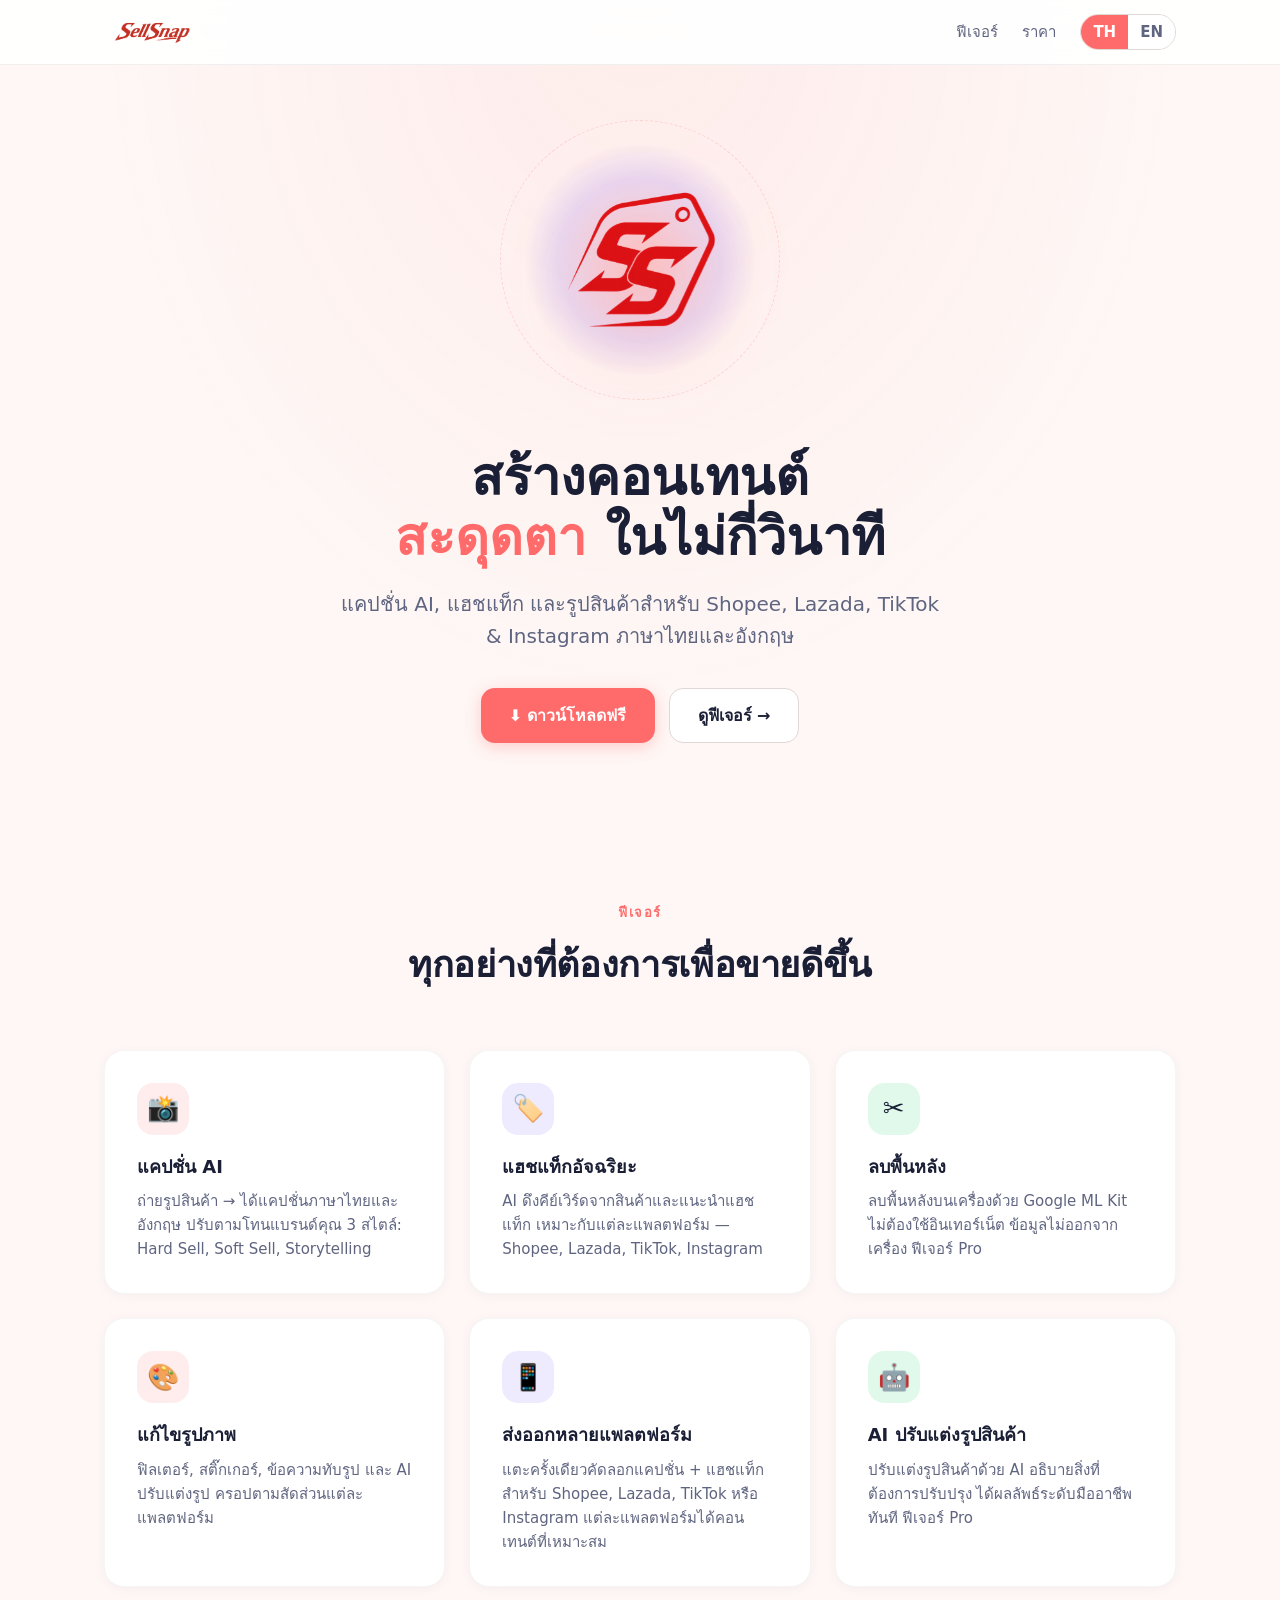
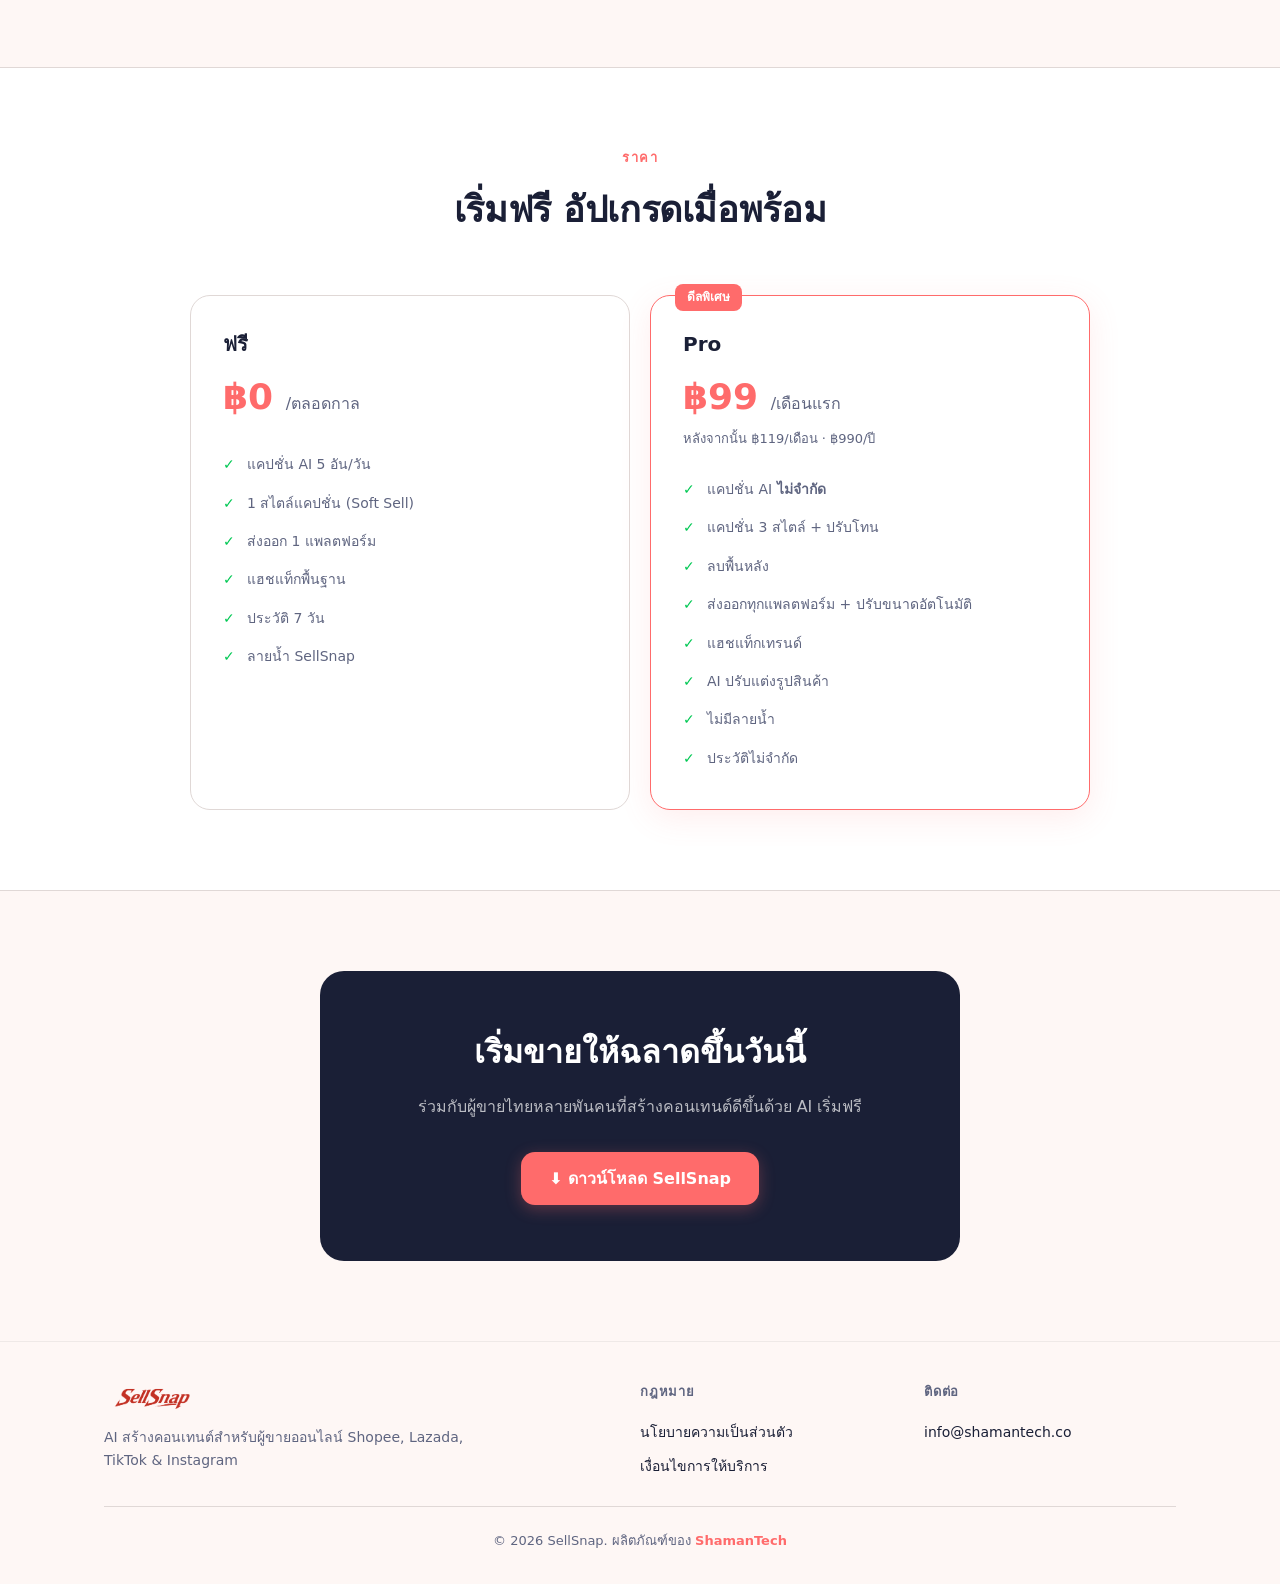
<file: index.html>
<!DOCTYPE html>
<html lang="th">
<head>
  <meta charset="UTF-8">
  <meta name="viewport" content="width=device-width, initial-scale=1.0">
  <title>SellSnap — AI Content for Sellers</title>
  <meta name="description" content="AI-powered captions, hashtags, and product photos for online sellers. Generate Thai & English content in seconds.">
  <meta property="og:title" content="SellSnap — AI Content for Sellers">
  <meta property="og:description" content="Create scroll-stopping social media content with AI. For Shopee, Lazada, TikTok & Instagram sellers.">
  <meta property="og:type" content="website">
  <meta property="og:image" content="logo_icon.png">
  <link rel="icon" href="logo_icon.png">
  <link rel="stylesheet" href="assets/css/styles.css">
</head>
<body>

<header class="site-header">
  <div class="container">
    <nav class="nav">
      <a href="index.html" class="brand">
        <img src="logo_text.png" alt="SellSnap" class="logo-text-nav">
      </a>
      <div class="nav-links">
        <a href="#features" data-i18n="nav_features">ฟีเจอร์</a>
        <a href="#pricing" data-i18n="nav_pricing">ราคา</a>
        <span class="lang-toggle">
          <a href="#" data-lang="th" class="active">TH</a>
          <a href="#" data-lang="en">EN</a>
        </span>
      </div>
    </nav>
  </div>
</header>

<!-- ─── Hero ───────────────────────────────────────────────── -->
<main>
<section class="hero">
  <div class="container">
    <div class="hero-visual" aria-hidden="true">
      <div class="hero-orbit"></div>
      <div class="hero-glow"></div>
      <img src="hero-icon.png" alt="" class="hero-icon">
    </div>

    <h1 data-i18n="hero_title">สร้างคอนเทนต์<br/><em>สะดุดตา</em> ในไม่กี่วินาที</h1>
    <p class="lead" data-i18n="hero_lead">
      แคปชั่น AI, แฮชแท็ก และรูปสินค้าสำหรับ Shopee, Lazada, TikTok & Instagram ภาษาไทยและอังกฤษ
    </p>
    <div class="hero-cta">
      <a href="#" class="btn btn-primary" data-i18n="hero_cta_primary">⬇ ดาวน์โหลดฟรี</a>
      <a href="#features" class="btn btn-secondary" data-i18n="hero_cta_secondary">ดูฟีเจอร์ →</a>
    </div>
  </div>
</section>

<!-- ─── Features ──────────────────────────────────────────── -->
<section class="section" id="features">
  <div class="container">
    <div class="section-label" data-i18n="features_label">ฟีเจอร์</div>
    <h2 data-i18n="features_title">ทุกอย่างที่ต้องการเพื่อขายดีขึ้น</h2>

    <div class="feature-grid">
      <div class="feature">
        <div class="icon coral">📸</div>
        <h3 data-i18n="feature_1_title">แคปชั่น AI</h3>
        <p data-i18n="feature_1_desc">ถ่ายรูปสินค้า → ได้แคปชั่นภาษาไทยและอังกฤษ ปรับตามโทนแบรนด์คุณ 3 สไตล์: Hard Sell, Soft Sell, Storytelling</p>
      </div>
      <div class="feature">
        <div class="icon purple">🏷️</div>
        <h3 data-i18n="feature_2_title">แฮชแท็กอัจฉริยะ</h3>
        <p data-i18n="feature_2_desc">AI ดึงคีย์เวิร์ดจากสินค้าและแนะนำแฮชแท็ก เหมาะกับแต่ละแพลตฟอร์ม — Shopee, Lazada, TikTok, Instagram</p>
      </div>
      <div class="feature">
        <div class="icon green">✂️</div>
        <h3 data-i18n="feature_3_title">ลบพื้นหลัง</h3>
        <p data-i18n="feature_3_desc">ลบพื้นหลังบนเครื่องด้วย Google ML Kit ไม่ต้องใช้อินเทอร์เน็ต ข้อมูลไม่ออกจากเครื่อง ฟีเจอร์ Pro</p>
      </div>
      <div class="feature">
        <div class="icon coral">🎨</div>
        <h3 data-i18n="feature_4_title">แก้ไขรูปภาพ</h3>
        <p data-i18n="feature_4_desc">ฟิลเตอร์, สติ๊กเกอร์, ข้อความทับรูป และ AI ปรับแต่งรูป ครอปตามสัดส่วนแต่ละแพลตฟอร์ม</p>
      </div>
      <div class="feature">
        <div class="icon purple">📱</div>
        <h3 data-i18n="feature_5_title">ส่งออกหลายแพลตฟอร์ม</h3>
        <p data-i18n="feature_5_desc">แตะครั้งเดียวคัดลอกแคปชั่น + แฮชแท็กสำหรับ Shopee, Lazada, TikTok หรือ Instagram แต่ละแพลตฟอร์มได้คอนเทนต์ที่เหมาะสม</p>
      </div>
      <div class="feature">
        <div class="icon green">🤖</div>
        <h3 data-i18n="feature_6_title">AI ปรับแต่งรูปสินค้า</h3>
        <p data-i18n="feature_6_desc">ปรับแต่งรูปสินค้าด้วย AI อธิบายสิ่งที่ต้องการปรับปรุง ได้ผลลัพธ์ระดับมืออาชีพทันที ฟีเจอร์ Pro</p>
      </div>
    </div>
  </div>
</section>

<!-- ─── Pricing ───────────────────────────────────────────── -->
<section class="section section-alt" id="pricing">
  <div class="container">
    <div class="section-label" data-i18n="pricing_label">ราคา</div>
    <h2 data-i18n="pricing_title">เริ่มฟรี อัปเกรดเมื่อพร้อม</h2>

    <div class="pricing">
      <div class="plan">
        <h3 data-i18n="plan_free_name">ฟรี</h3>
        <div class="price" data-i18n="plan_free_price">฿0 <small>/ตลอดกาล</small></div>
        <ul>
          <li data-i18n="plan_free_1">แคปชั่น AI 5 อัน/วัน</li>
          <li data-i18n="plan_free_2">1 สไตล์แคปชั่น (Soft Sell)</li>
          <li data-i18n="plan_free_3">ส่งออก 1 แพลตฟอร์ม</li>
          <li data-i18n="plan_free_4">แฮชแท็กพื้นฐาน</li>
          <li data-i18n="plan_free_5">ประวัติ 7 วัน</li>
          <li data-i18n="plan_free_6">ลายน้ำ SellSnap</li>
        </ul>
      </div>
      <div class="plan featured">
        <span class="badge" data-i18n="plan_pro_badge">ดีลพิเศษ</span>
        <h3 data-i18n="plan_pro_name">Pro</h3>
        <div class="price" data-i18n="plan_pro_price">฿99 <small>/เดือนแรก</small></div>
        <p class="price-note" data-i18n="plan_pro_note">หลังจากนั้น ฿119/เดือน · ฿990/ปี</p>
        <ul>
          <li data-i18n="plan_pro_1">แคปชั่น AI <strong>ไม่จำกัด</strong></li>
          <li data-i18n="plan_pro_2">แคปชั่น 3 สไตล์ + ปรับโทน</li>
          <li data-i18n="plan_pro_3">ลบพื้นหลัง</li>
          <li data-i18n="plan_pro_4">ส่งออกทุกแพลตฟอร์ม + ปรับขนาดอัตโนมัติ</li>
          <li data-i18n="plan_pro_5">แฮชแท็กเทรนด์</li>
          <li data-i18n="plan_pro_6">AI ปรับแต่งรูปสินค้า</li>
          <li data-i18n="plan_pro_7">ไม่มีลายน้ำ</li>
          <li data-i18n="plan_pro_8">ประวัติไม่จำกัด</li>
        </ul>
      </div>
    </div>
  </div>
</section>

<!-- ─── CTA ───────────────────────────────────────────────── -->
<section class="cta">
  <div class="cta-box">
    <h2 data-i18n="cta_title">เริ่มขายให้ฉลาดขึ้นวันนี้</h2>
    <p data-i18n="cta_desc">ร่วมกับผู้ขายไทยหลายพันคนที่สร้างคอนเทนต์ดีขึ้นด้วย AI เริ่มฟรี</p>
    <a href="#" class="btn btn-primary" data-i18n="cta_btn">⬇ ดาวน์โหลด SellSnap</a>
  </div>
</section>
</main>

<!-- ─── Footer ────────────────────────────────────────────── -->
<footer class="site-footer">
  <div class="container">
    <div class="footer-grid">
      <div>
        <div class="brand">
          <img src="logo_text.png" alt="SellSnap" class="logo-text-footer">
        </div>
        <p data-i18n="footer_tagline">AI สร้างคอนเทนต์สำหรับผู้ขายออนไลน์ Shopee, Lazada, TikTok & Instagram</p>
      </div>
      <div>
        <h4 data-i18n="footer_legal_title">กฎหมาย</h4>
        <ul>
          <li><a href="privacy.html" data-i18n="footer_privacy">นโยบายความเป็นส่วนตัว</a></li>
          <li><a href="terms.html" data-i18n="footer_terms">เงื่อนไขการให้บริการ</a></li>
        </ul>
      </div>
      <div>
        <h4 data-i18n="footer_contact_title">ติดต่อ</h4>
        <ul>
          <li><a href="mailto:info@shamantech.co" data-i18n="footer_contact_email">info@shamantech.co</a></li>
        </ul>
      </div>
    </div>
    <div class="footer-meta">
      <span>© 2026 SellSnap. <span data-i18n="footer_parent">ผลิตภัณฑ์ของ <strong>ShamanTech</strong></span></span>
    </div>
  </div>
</footer>

<script src="assets/i18n.js"></script>
<script src="assets/main.js"></script>
</body>
</html>
</file>
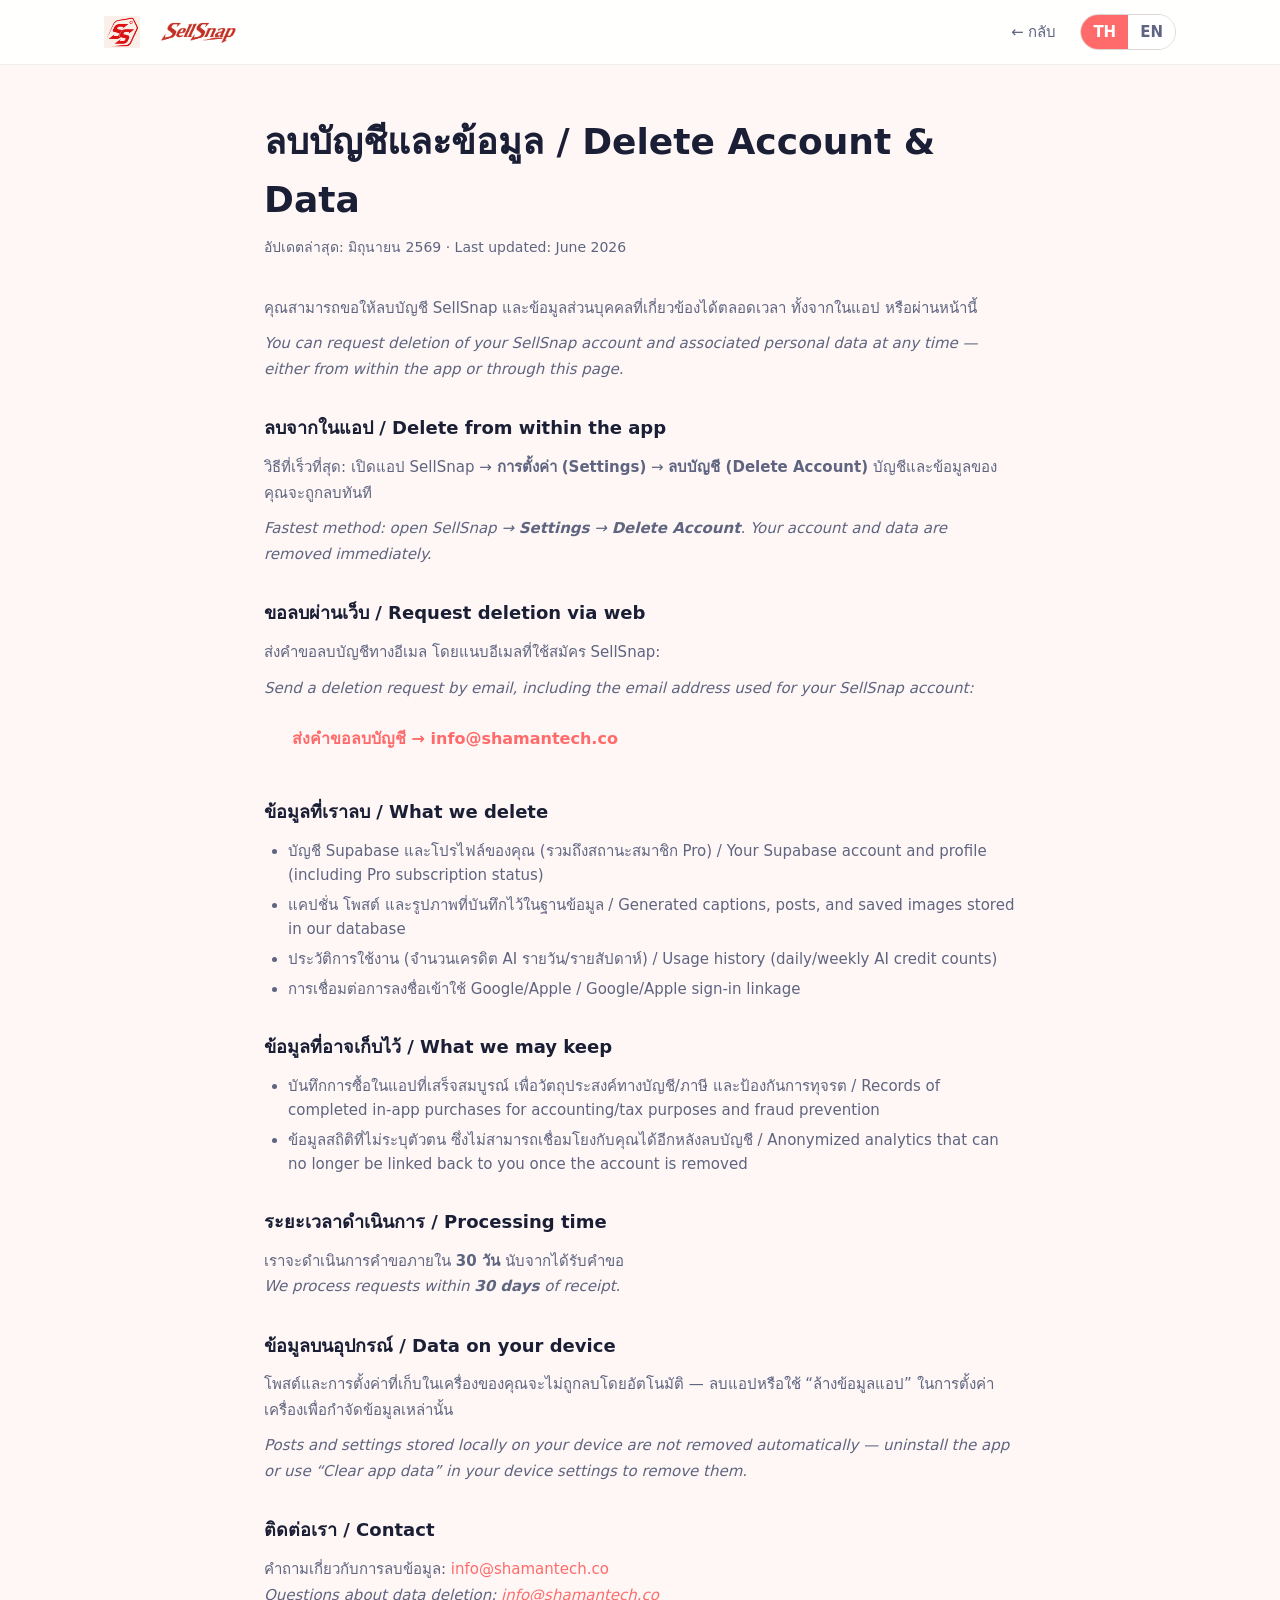
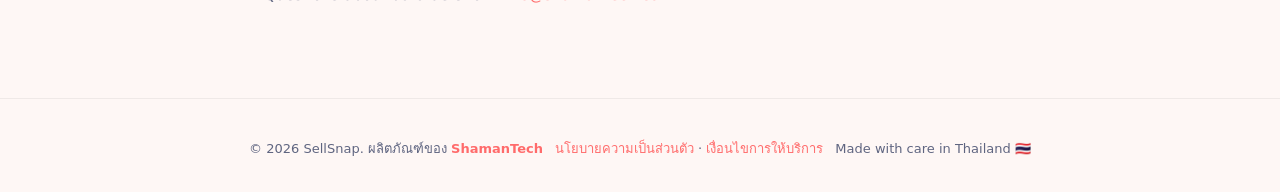
<file: delete-account.html>
<!DOCTYPE html>
<html lang="th">
<head>
  <meta charset="UTF-8">
  <meta name="viewport" content="width=device-width, initial-scale=1.0">
  <title>Delete Account & Data — SellSnap</title>
  <meta name="description" content="Request deletion of your SellSnap account and associated personal data. Compliant with Thailand PDPA and GDPR.">
  <link rel="icon" href="logo_icon.png">
  <link rel="stylesheet" href="assets/css/styles.css">
</head>
<body>

<header class="site-header sticky">
  <div class="container">
    <nav class="nav">
      <a href="index.html" class="brand">
        <img src="logo_icon.png" alt="SellSnap">
        <img src="logo_text.png" alt="SellSnap" class="logo-text-footer">
      </a>
      <div class="nav-links">
        <a href="index.html" data-i18n="back_home">← กลับ</a>
        <span class="lang-toggle">
          <a href="#" data-lang="th" class="active">TH</a>
          <a href="#" data-lang="en">EN</a>
        </span>
      </div>
    </nav>
  </div>
</header>

<main class="legal">
  <h1>ลบบัญชีและข้อมูล / Delete Account &amp; Data</h1>
  <p class="updated">อัปเดตล่าสุด: มิถุนายน 2569 · Last updated: June 2026</p>

  <p>
    คุณสามารถขอให้ลบบัญชี SellSnap และข้อมูลส่วนบุคคลที่เกี่ยวข้องได้ตลอดเวลา
    ทั้งจากในแอป หรือผ่านหน้านี้
  </p>
  <p>
    <em>You can request deletion of your SellSnap account and associated personal data at any
    time — either from within the app or through this page.</em>
  </p>

  <h2 id="in-app">ลบจากในแอป / Delete from within the app</h2>
  <p>
    วิธีที่เร็วที่สุด: เปิดแอป SellSnap → <strong>การตั้งค่า (Settings)</strong> →
    <strong>ลบบัญชี (Delete Account)</strong> บัญชีและข้อมูลของคุณจะถูกลบทันที
  </p>
  <p>
    <em>Fastest method: open SellSnap → <strong>Settings</strong> →
    <strong>Delete Account</strong>. Your account and data are removed immediately.</em>
  </p>

  <h2 id="request">ขอลบผ่านเว็บ / Request deletion via web</h2>
  <p>ส่งคำขอลบบัญชีทางอีเมล โดยแนบอีเมลที่ใช้สมัคร SellSnap:</p>
  <p>
    <em>Send a deletion request by email, including the email address used for your SellSnap account:</em>
  </p>
  <p>
    <a class="btn" href="mailto:info@shamantech.co?subject=Delete%20my%20SellSnap%20account&body=Please%20delete%20my%20SellSnap%20account%20and%20all%20associated%20data.%0A%0AEmail%20on%20file%3A%20">
      ส่งคำขอลบบัญชี → info@shamantech.co
    </a>
  </p>

  <h2 id="deleted">ข้อมูลที่เราลบ / What we delete</h2>
  <ul>
    <li>บัญชี Supabase และโปรไฟล์ของคุณ (รวมถึงสถานะสมาชิก Pro) / Your Supabase account and profile (including Pro subscription status)</li>
    <li>แคปชั่น โพสต์ และรูปภาพที่บันทึกไว้ในฐานข้อมูล / Generated captions, posts, and saved images stored in our database</li>
    <li>ประวัติการใช้งาน (จำนวนเครดิต AI รายวัน/รายสัปดาห์) / Usage history (daily/weekly AI credit counts)</li>
    <li>การเชื่อมต่อการลงชื่อเข้าใช้ Google/Apple / Google/Apple sign-in linkage</li>
  </ul>

  <h2 id="kept">ข้อมูลที่อาจเก็บไว้ / What we may keep</h2>
  <ul>
    <li>บันทึกการซื้อในแอปที่เสร็จสมบูรณ์ เพื่อวัตถุประสงค์ทางบัญชี/ภาษี และป้องกันการทุจรต / Records of completed in-app purchases for accounting/tax purposes and fraud prevention</li>
    <li>ข้อมูลสถิติที่ไม่ระบุตัวตน ซึ่งไม่สามารถเชื่อมโยงกับคุณได้อีกหลังลบบัญชี / Anonymized analytics that can no longer be linked back to you once the account is removed</li>
  </ul>

  <h2 id="timeline">ระยะเวลาดำเนินการ / Processing time</h2>
  <p>
    เราจะดำเนินการคำขอภายใน <strong>30 วัน</strong> นับจากได้รับคำขอ
    <br><em>We process requests within <strong>30 days</strong> of receipt.</em>
  </p>

  <h2 id="local">ข้อมูลบนอุปกรณ์ / Data on your device</h2>
  <p>
    โพสต์และการตั้งค่าที่เก็บในเครื่องของคุณจะไม่ถูกลบโดยอัตโนมัติ — ลบแอปหรือใช้
    “ล้างข้อมูลแอป” ในการตั้งค่าเครื่องเพื่อกำจัดข้อมูลเหล่านั้น
  </p>
  <p>
    <em>Posts and settings stored locally on your device are not removed automatically — uninstall
    the app or use “Clear app data” in your device settings to remove them.</em>
  </p>

  <h2 id="contact">ติดต่อเรา / Contact</h2>
  <p>
    คำถามเกี่ยวกับการลบข้อมูล: <a href="mailto:info@shamantech.co">info@shamantech.co</a>
    <br><em>Questions about data deletion: <a href="mailto:info@shamantech.co">info@shamantech.co</a></em>
  </p>
</main>

<footer class="site-footer">
  <div class="container">
    <div class="footer-meta footer-meta--no-border">
      <span>© 2026 SellSnap. <span data-i18n="footer_parent">ผลิตภัณฑ์ของ <strong>ShamanTech</strong></span></span>
      <span>
        <a href="privacy.html" data-i18n="footer_privacy">นโยบายความเป็นส่วนตัว</a> ·
        <a href="terms.html" data-i18n="footer_terms">เงื่อนไขการให้บริการ</a>
      </span>
      <span data-i18n="footer_made">Made with care in Thailand 🇹🇭</span>
    </div>
  </div>
</footer>

<script src="assets/i18n.js"></script>
<script src="assets/main.js"></script>
</body>
</html>
</file>
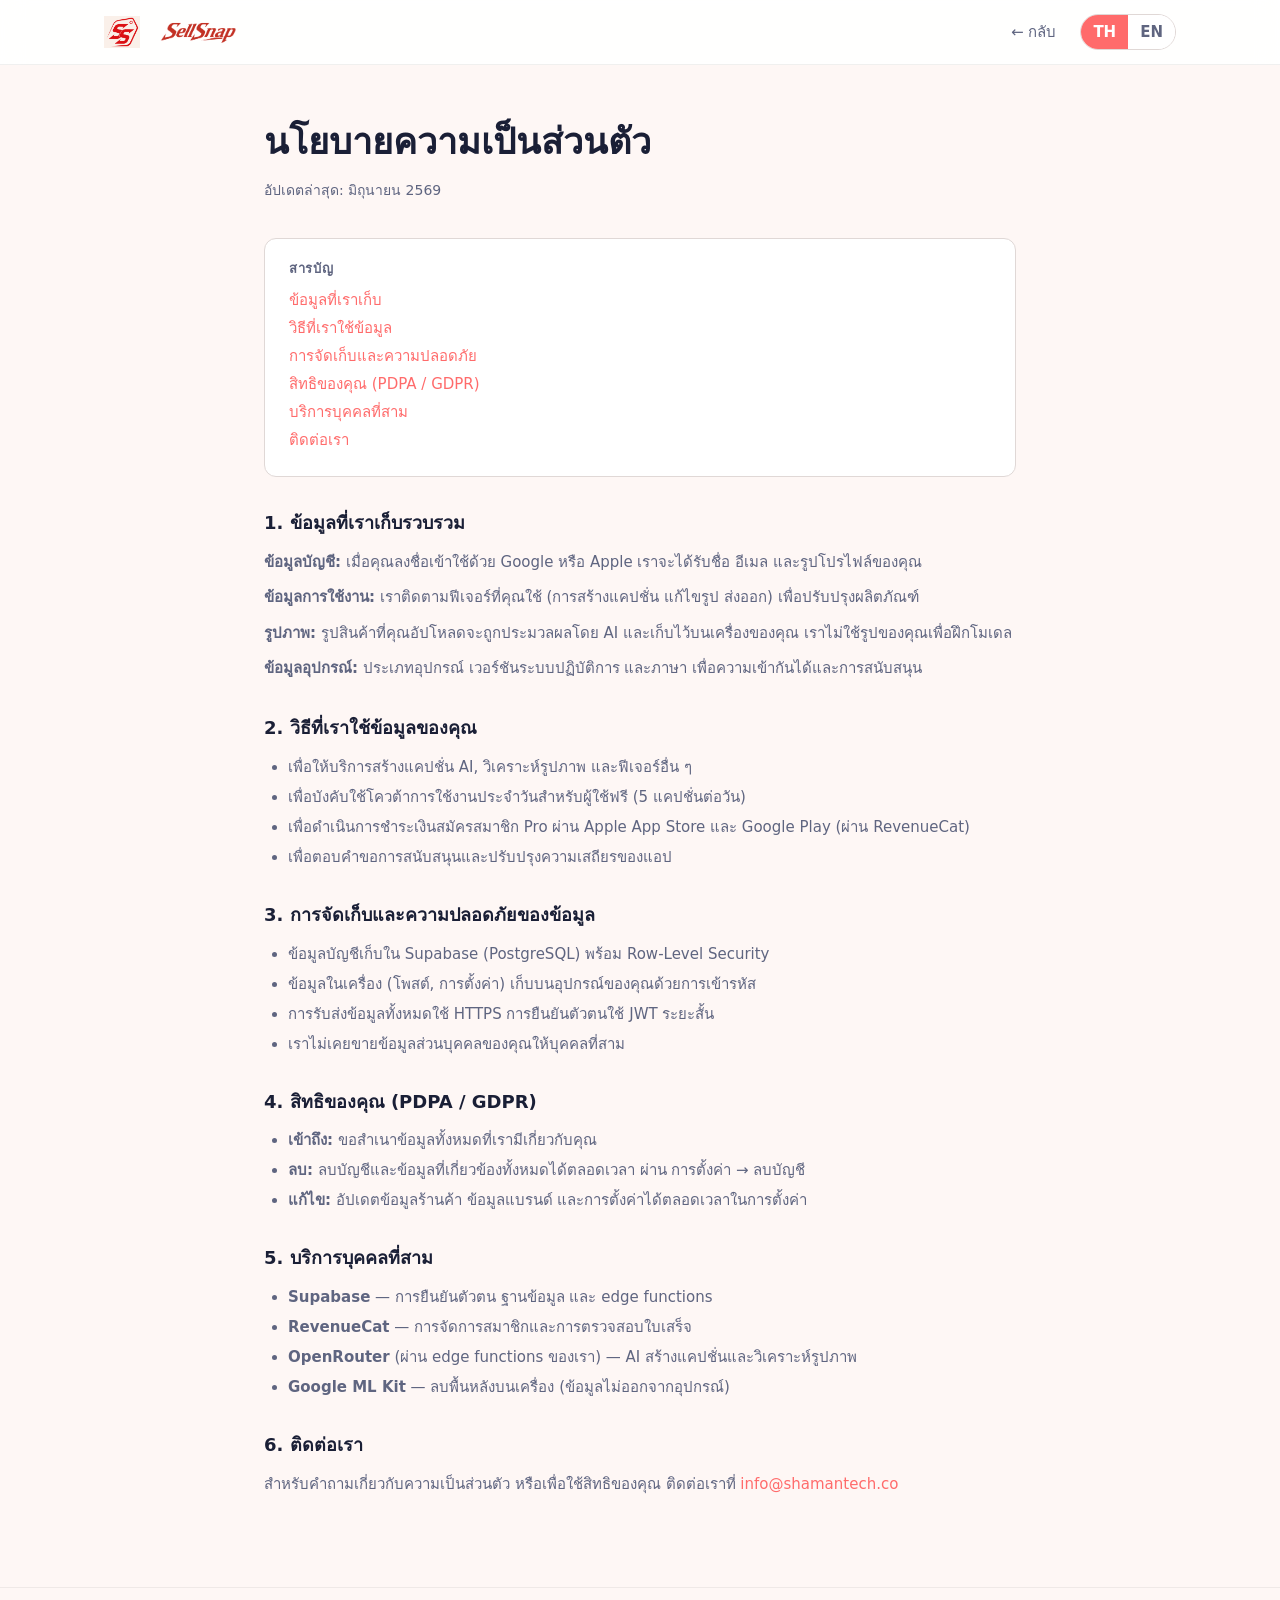
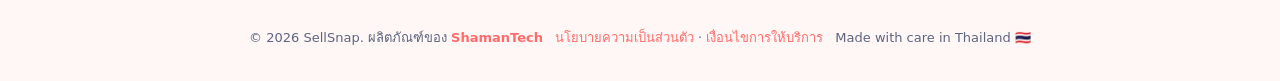
<file: privacy.html>
<!DOCTYPE html>
<html lang="th">
<head>
  <meta charset="UTF-8">
  <meta name="viewport" content="width=device-width, initial-scale=1.0">
  <title>Privacy Policy — SellSnap</title>
  <meta name="description" content="SellSnap privacy policy — how we collect, use, and protect your data. Compliant with Thailand PDPA.">
  <link rel="icon" href="logo_icon.png">
  <link rel="stylesheet" href="assets/css/styles.css">
</head>
<body>

<header class="site-header sticky">
  <div class="container">
    <nav class="nav">
      <a href="index.html" class="brand">
        <img src="logo_icon.png" alt="SellSnap">
        <img src="logo_text.png" alt="SellSnap" class="logo-text-footer">
      </a>
      <div class="nav-links">
        <a href="index.html" data-i18n="back_home">← กลับ</a>
        <span class="lang-toggle">
          <a href="#" data-lang="th" class="active">TH</a>
          <a href="#" data-lang="en">EN</a>
        </span>
      </div>
    </nav>
  </div>
</header>

<main class="legal">
  <h1 data-i18n="privacy_h1">นโยบายความเป็นส่วนตัว</h1>
  <p class="updated" data-i18n="privacy_updated">อัปเดตล่าสุด: มิถุนายน 2569</p>

  <div class="toc">
    <h3 data-i18n="toc">สารบัญ</h3>
    <ul>
      <li><a href="#collect" data-i18n="privacy_toc_collect">ข้อมูลที่เราเก็บ</a></li>
      <li><a href="#use" data-i18n="privacy_toc_use">วิธีที่เราใช้ข้อมูล</a></li>
      <li><a href="#storage" data-i18n="privacy_toc_storage">การจัดเก็บและความปลอดภัย</a></li>
      <li><a href="#rights" data-i18n="privacy_toc_rights">สิทธิของคุณ (PDPA / GDPR)</a></li>
      <li><a href="#third" data-i18n="privacy_toc_third">บริการบุคคลที่สาม</a></li>
      <li><a href="#contact" data-i18n="privacy_toc_contact">ติดต่อเรา</a></li>
    </ul>
  </div>

  <h2 id="collect" data-i18n="privacy_collect_h">1. ข้อมูลที่เราเก็บรวบรวม</h2>
  <p data-i18n="privacy_collect_account"><strong>ข้อมูลบัญชี:</strong> เมื่อคุณลงชื่อเข้าใช้ด้วย Google หรือ Apple เราจะได้รับชื่อ อีเมล และรูปโปรไฟล์ของคุณ</p>
  <p data-i18n="privacy_collect_usage"><strong>ข้อมูลการใช้งาน:</strong> เราติดตามฟีเจอร์ที่คุณใช้ (การสร้างแคปชั่น แก้ไขรูป ส่งออก) เพื่อปรับปรุงผลิตภัณฑ์</p>
  <p data-i18n="privacy_collect_photos"><strong>รูปภาพ:</strong> รูปสินค้าที่คุณอัปโหลดจะถูกประมวลผลโดย AI และเก็บไว้บนเครื่องของคุณ เราไม่ใช้รูปของคุณเพื่อฝึกโมเดล</p>
  <p data-i18n="privacy_collect_device"><strong>ข้อมูลอุปกรณ์:</strong> ประเภทอุปกรณ์ เวอร์ชันระบบปฏิบัติการ และภาษา เพื่อความเข้ากันได้และการสนับสนุน</p>

  <h2 id="use" data-i18n="privacy_use_h">2. วิธีที่เราใช้ข้อมูลของคุณ</h2>
  <ul>
    <li data-i18n="privacy_use_1">เพื่อให้บริการสร้างแคปชั่น AI, วิเคราะห์รูปภาพ และฟีเจอร์อื่น ๆ</li>
    <li data-i18n="privacy_use_2">เพื่อบังคับใช้โควต้าการใช้งานประจำวันสำหรับผู้ใช้ฟรี (5 แคปชั่นต่อวัน)</li>
    <li data-i18n="privacy_use_3">เพื่อดำเนินการชำระเงินสมัครสมาชิก Pro ผ่าน Apple App Store และ Google Play (ผ่าน RevenueCat)</li>
    <li data-i18n="privacy_use_4">เพื่อตอบคำขอการสนับสนุนและปรับปรุงความเสถียรของแอป</li>
  </ul>

  <h2 id="storage" data-i18n="privacy_storage_h">3. การจัดเก็บและความปลอดภัยของข้อมูล</h2>
  <ul>
    <li data-i18n="privacy_storage_1">ข้อมูลบัญชีเก็บใน Supabase (PostgreSQL) พร้อม Row-Level Security</li>
    <li data-i18n="privacy_storage_2">ข้อมูลในเครื่อง (โพสต์, การตั้งค่า) เก็บบนอุปกรณ์ของคุณด้วยการเข้ารหัส</li>
    <li data-i18n="privacy_storage_3">การรับส่งข้อมูลทั้งหมดใช้ HTTPS การยืนยันตัวตนใช้ JWT ระยะสั้น</li>
    <li data-i18n="privacy_storage_4">เราไม่เคยขายข้อมูลส่วนบุคคลของคุณให้บุคคลที่สาม</li>
  </ul>

  <h2 id="rights" data-i18n="privacy_rights_h">4. สิทธิของคุณ (PDPA / GDPR)</h2>
  <ul>
    <li data-i18n="privacy_rights_1"><strong>เข้าถึง:</strong> ขอสำเนาข้อมูลทั้งหมดที่เรามีเกี่ยวกับคุณ</li>
    <li data-i18n="privacy_rights_2"><strong>ลบ:</strong> ลบบัญชีและข้อมูลที่เกี่ยวข้องทั้งหมดได้ตลอดเวลา ผ่าน การตั้งค่า → ลบบัญชี</li>
    <li data-i18n="privacy_rights_3"><strong>แก้ไข:</strong> อัปเดตข้อมูลร้านค้า ข้อมูลแบรนด์ และการตั้งค่าได้ตลอดเวลาในการตั้งค่า</li>
  </ul>

  <h2 id="third" data-i18n="privacy_third_h">5. บริการบุคคลที่สาม</h2>
  <ul>
    <li data-i18n="privacy_third_1"><strong>Supabase</strong> — การยืนยันตัวตน ฐานข้อมูล และ edge functions</li>
    <li data-i18n="privacy_third_2"><strong>RevenueCat</strong> — การจัดการสมาชิกและการตรวจสอบใบเสร็จ</li>
    <li data-i18n="privacy_third_3"><strong>OpenRouter</strong> (ผ่าน edge functions ของเรา) — AI สร้างแคปชั่นและวิเคราะห์รูปภาพ</li>
    <li data-i18n="privacy_third_4"><strong>Google ML Kit</strong> — ลบพื้นหลังบนเครื่อง (ข้อมูลไม่ออกจากอุปกรณ์)</li>
  </ul>

  <h2 id="contact" data-i18n="privacy_contact_h">6. ติดต่อเรา</h2>
  <p data-i18n="privacy_contact_p">สำหรับคำถามเกี่ยวกับความเป็นส่วนตัว หรือเพื่อใช้สิทธิของคุณ ติดต่อเราที่ <a href="mailto:info@shamantech.co">info@shamantech.co</a></p>
</main>

<footer class="site-footer">
  <div class="container">
    <div class="footer-meta footer-meta--no-border">
      <span>© 2026 SellSnap. <span data-i18n="footer_parent">ผลิตภัณฑ์ของ <strong>ShamanTech</strong></span></span>
      <span>
        <a href="privacy.html" data-i18n="footer_privacy">นโยบายความเป็นส่วนตัว</a> ·
        <a href="terms.html" data-i18n="footer_terms">เงื่อนไขการให้บริการ</a>
      </span>
      <span data-i18n="footer_made">Made with care in Thailand 🇹🇭</span>
    </div>
  </div>
</footer>

<script src="assets/i18n.js"></script>
<script src="assets/main.js"></script>
</body>
</html>
</file>
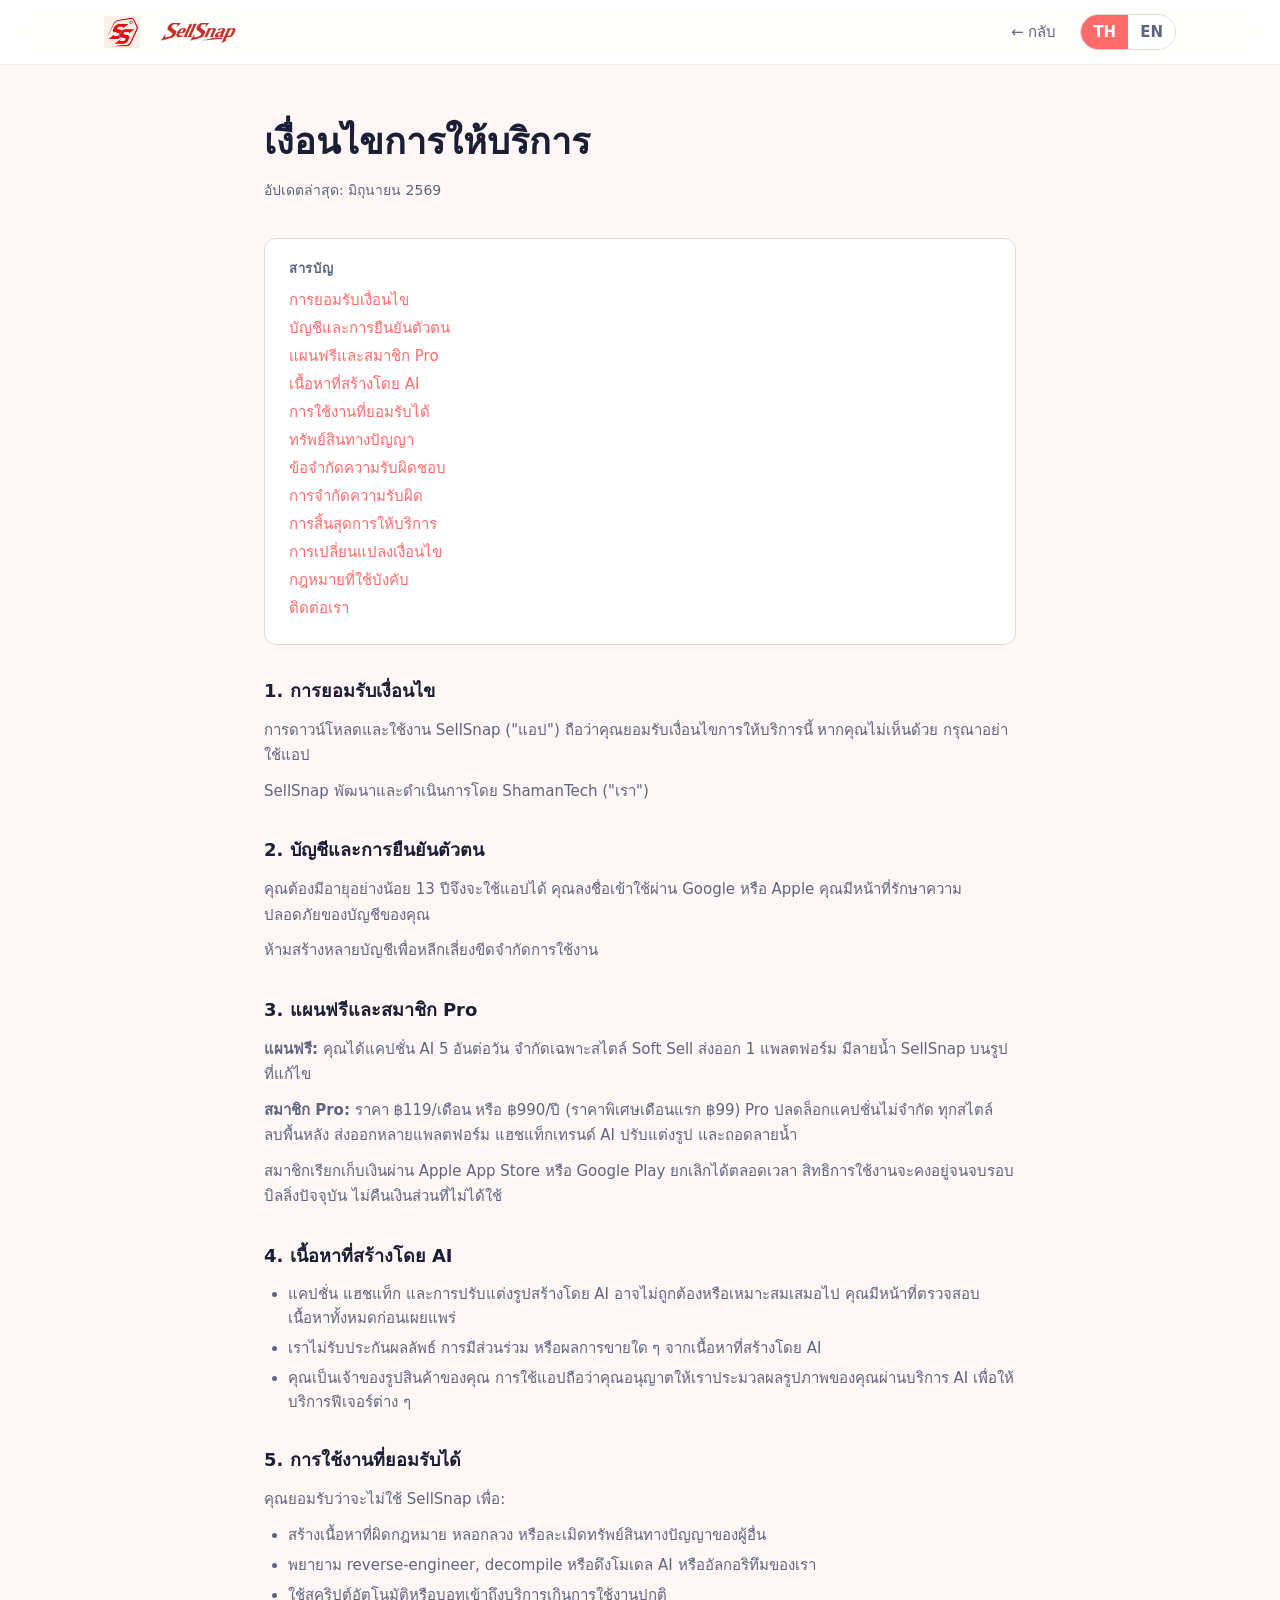
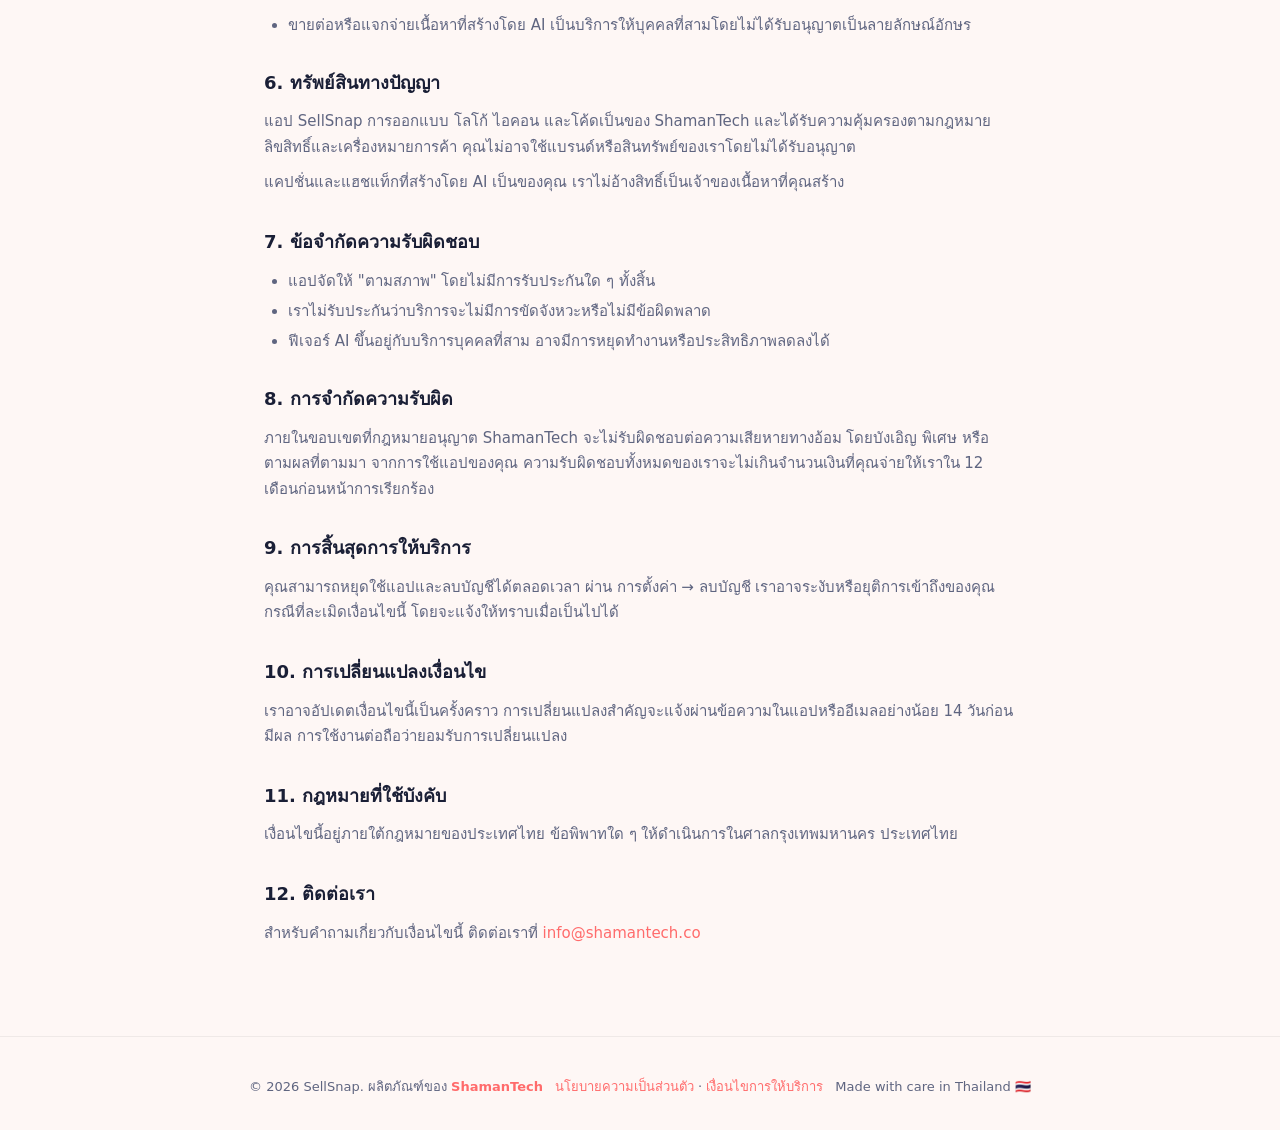
<file: terms.html>
<!DOCTYPE html>
<html lang="th">
<head>
  <meta charset="UTF-8">
  <meta name="viewport" content="width=device-width, initial-scale=1.0">
  <title>Terms of Service — SellSnap</title>
  <meta name="description" content="SellSnap terms of service — subscription plans, AI content policy, acceptable use, and legal information.">
  <link rel="icon" href="logo_icon.png">
  <link rel="stylesheet" href="assets/css/styles.css">
</head>
<body>

<header class="site-header sticky">
  <div class="container">
    <nav class="nav">
      <a href="index.html" class="brand">
        <img src="logo_icon.png" alt="SellSnap">
        <img src="logo_text.png" alt="SellSnap" class="logo-text-footer">
      </a>
      <div class="nav-links">
        <a href="index.html" data-i18n="back_home">← กลับ</a>
        <span class="lang-toggle">
          <a href="#" data-lang="th" class="active">TH</a>
          <a href="#" data-lang="en">EN</a>
        </span>
      </div>
    </nav>
  </div>
</header>

<main class="legal">
  <h1 data-i18n="terms_h1">เงื่อนไขการให้บริการ</h1>
  <p class="updated" data-i18n="terms_updated">อัปเดตล่าสุด: มิถุนายน 2569</p>

  <div class="toc">
    <h3 data-i18n="toc">สารบัญ</h3>
    <ul>
      <li><a href="#acceptance" data-i18n="terms_toc_acceptance">การยอมรับเงื่อนไข</a></li>
      <li><a href="#account" data-i18n="terms_toc_account">บัญชีและการยืนยันตัวตน</a></li>
      <li><a href="#subscription" data-i18n="terms_toc_subscription">แผนฟรีและสมาชิก Pro</a></li>
      <li><a href="#ai" data-i18n="terms_toc_ai">เนื้อหาที่สร้างโดย AI</a></li>
      <li><a href="#acceptable" data-i18n="terms_toc_acceptable">การใช้งานที่ยอมรับได้</a></li>
      <li><a href="#ip" data-i18n="terms_toc_ip">ทรัพย์สินทางปัญญา</a></li>
      <li><a href="#disclaimer" data-i18n="terms_toc_disclaimer">ข้อจำกัดความรับผิดชอบ</a></li>
      <li><a href="#liability" data-i18n="terms_toc_liability">การจำกัดความรับผิด</a></li>
      <li><a href="#termination" data-i18n="terms_toc_termination">การสิ้นสุดการให้บริการ</a></li>
      <li><a href="#changes" data-i18n="terms_toc_changes">การเปลี่ยนแปลงเงื่อนไข</a></li>
      <li><a href="#law" data-i18n="terms_toc_law">กฎหมายที่ใช้บังคับ</a></li>
      <li><a href="#contact" data-i18n="terms_toc_contact">ติดต่อเรา</a></li>
    </ul>
  </div>

  <h2 id="acceptance" data-i18n="terms_acceptance_h">1. การยอมรับเงื่อนไข</h2>
  <p data-i18n="terms_acceptance_p">การดาวน์โหลดและใช้งาน SellSnap ("แอป") ถือว่าคุณยอมรับเงื่อนไขการให้บริการนี้ หากคุณไม่เห็นด้วย กรุณาอย่าใช้แอป</p>
  <p data-i18n="terms_acceptance_p2">SellSnap พัฒนาและดำเนินการโดย ShamanTech ("เรา")</p>

  <h2 id="account" data-i18n="terms_account_h">2. บัญชีและการยืนยันตัวตน</h2>
  <p data-i18n="terms_account_1">คุณต้องมีอายุอย่างน้อย 13 ปีจึงจะใช้แอปได้ คุณลงชื่อเข้าใช้ผ่าน Google หรือ Apple คุณมีหน้าที่รักษาความปลอดภัยของบัญชีของคุณ</p>
  <p data-i18n="terms_account_2">ห้ามสร้างหลายบัญชีเพื่อหลีกเลี่ยงขีดจำกัดการใช้งาน</p>

  <h2 id="subscription" data-i18n="terms_subscription_h">3. แผนฟรีและสมาชิก Pro</h2>
  <p data-i18n="terms_subscription_free"><strong>แผนฟรี:</strong> คุณได้แคปชั่น AI 5 อันต่อวัน จำกัดเฉพาะสไตล์ Soft Sell ส่งออก 1 แพลตฟอร์ม มีลายน้ำ SellSnap บนรูปที่แก้ไข</p>
  <p data-i18n="terms_subscription_pro"><strong>สมาชิก Pro:</strong> ราคา ฿119/เดือน หรือ ฿990/ปี (ราคาพิเศษเดือนแรก ฿99) Pro ปลดล็อกแคปชั่นไม่จำกัด ทุกสไตล์ ลบพื้นหลัง ส่งออกหลายแพลตฟอร์ม แฮชแท็กเทรนด์ AI ปรับแต่งรูป และถอดลายน้ำ</p>
  <p data-i18n="terms_subscription_billing">สมาชิกเรียกเก็บเงินผ่าน Apple App Store หรือ Google Play ยกเลิกได้ตลอดเวลา สิทธิการใช้งานจะคงอยู่จนจบรอบบิลลิ่งปัจจุบัน ไม่คืนเงินส่วนที่ไม่ได้ใช้</p>

  <h2 id="ai" data-i18n="terms_ai_h">4. เนื้อหาที่สร้างโดย AI</h2>
  <ul>
    <li data-i18n="terms_ai_1">แคปชั่น แฮชแท็ก และการปรับแต่งรูปสร้างโดย AI อาจไม่ถูกต้องหรือเหมาะสมเสมอไป คุณมีหน้าที่ตรวจสอบเนื้อหาทั้งหมดก่อนเผยแพร่</li>
    <li data-i18n="terms_ai_2">เราไม่รับประกันผลลัพธ์ การมีส่วนร่วม หรือผลการขายใด ๆ จากเนื้อหาที่สร้างโดย AI</li>
    <li data-i18n="terms_ai_3">คุณเป็นเจ้าของรูปสินค้าของคุณ การใช้แอปถือว่าคุณอนุญาตให้เราประมวลผลรูปภาพของคุณผ่านบริการ AI เพื่อให้บริการฟีเจอร์ต่าง ๆ</li>
  </ul>

  <h2 id="acceptable" data-i18n="terms_acceptable_h">5. การใช้งานที่ยอมรับได้</h2>
  <p data-i18n="terms_acceptable_intro">คุณยอมรับว่าจะไม่ใช้ SellSnap เพื่อ:</p>
  <ul>
    <li data-i18n="terms_acceptable_1">สร้างเนื้อหาที่ผิดกฎหมาย หลอกลวง หรือละเมิดทรัพย์สินทางปัญญาของผู้อื่น</li>
    <li data-i18n="terms_acceptable_2">พยายาม reverse-engineer, decompile หรือดึงโมเดล AI หรืออัลกอริทึมของเรา</li>
    <li data-i18n="terms_acceptable_3">ใช้สคริปต์อัตโนมัติหรือบอทเข้าถึงบริการเกินการใช้งานปกติ</li>
    <li data-i18n="terms_acceptable_4">ขายต่อหรือแจกจ่ายเนื้อหาที่สร้างโดย AI เป็นบริการให้บุคคลที่สามโดยไม่ได้รับอนุญาตเป็นลายลักษณ์อักษร</li>
  </ul>

  <h2 id="ip" data-i18n="terms_ip_h">6. ทรัพย์สินทางปัญญา</h2>
  <p data-i18n="terms_ip_1">แอป SellSnap การออกแบบ โลโก้ ไอคอน และโค้ดเป็นของ ShamanTech และได้รับความคุ้มครองตามกฎหมายลิขสิทธิ์และเครื่องหมายการค้า คุณไม่อาจใช้แบรนด์หรือสินทรัพย์ของเราโดยไม่ได้รับอนุญาต</p>
  <p data-i18n="terms_ip_2">แคปชั่นและแฮชแท็กที่สร้างโดย AI เป็นของคุณ เราไม่อ้างสิทธิ์เป็นเจ้าของเนื้อหาที่คุณสร้าง</p>

  <h2 id="disclaimer" data-i18n="terms_disclaimer_h">7. ข้อจำกัดความรับผิดชอบ</h2>
  <ul>
    <li data-i18n="terms_disclaimer_1">แอปจัดให้ "ตามสภาพ" โดยไม่มีการรับประกันใด ๆ ทั้งสิ้น</li>
    <li data-i18n="terms_disclaimer_2">เราไม่รับประกันว่าบริการจะไม่มีการขัดจังหวะหรือไม่มีข้อผิดพลาด</li>
    <li data-i18n="terms_disclaimer_3">ฟีเจอร์ AI ขึ้นอยู่กับบริการบุคคลที่สาม อาจมีการหยุดทำงานหรือประสิทธิภาพลดลงได้</li>
  </ul>

  <h2 id="liability" data-i18n="terms_liability_h">8. การจำกัดความรับผิด</h2>
  <p data-i18n="terms_liability_p">ภายในขอบเขตที่กฎหมายอนุญาต ShamanTech จะไม่รับผิดชอบต่อความเสียหายทางอ้อม โดยบังเอิญ พิเศษ หรือตามผลที่ตามมา จากการใช้แอปของคุณ ความรับผิดชอบทั้งหมดของเราจะไม่เกินจำนวนเงินที่คุณจ่ายให้เราใน 12 เดือนก่อนหน้าการเรียกร้อง</p>

  <h2 id="termination" data-i18n="terms_termination_h">9. การสิ้นสุดการให้บริการ</h2>
  <p data-i18n="terms_termination_p">คุณสามารถหยุดใช้แอปและลบบัญชีได้ตลอดเวลา ผ่าน การตั้งค่า → ลบบัญชี เราอาจระงับหรือยุติการเข้าถึงของคุณกรณีที่ละเมิดเงื่อนไขนี้ โดยจะแจ้งให้ทราบเมื่อเป็นไปได้</p>

  <h2 id="changes" data-i18n="terms_changes_h">10. การเปลี่ยนแปลงเงื่อนไข</h2>
  <p data-i18n="terms_changes_p">เราอาจอัปเดตเงื่อนไขนี้เป็นครั้งคราว การเปลี่ยนแปลงสำคัญจะแจ้งผ่านข้อความในแอปหรืออีเมลอย่างน้อย 14 วันก่อนมีผล การใช้งานต่อถือว่ายอมรับการเปลี่ยนแปลง</p>

  <h2 id="law" data-i18n="terms_law_h">11. กฎหมายที่ใช้บังคับ</h2>
  <p data-i18n="terms_law_p">เงื่อนไขนี้อยู่ภายใต้กฎหมายของประเทศไทย ข้อพิพาทใด ๆ ให้ดำเนินการในศาลกรุงเทพมหานคร ประเทศไทย</p>

  <h2 id="contact" data-i18n="terms_contact_h">12. ติดต่อเรา</h2>
  <p data-i18n="terms_contact_p">สำหรับคำถามเกี่ยวกับเงื่อนไขนี้ ติดต่อเราที่ <a href="mailto:info@shamantech.co">info@shamantech.co</a></p>
</main>

<footer class="site-footer">
  <div class="container">
    <div class="footer-meta footer-meta--no-border">
      <span>© 2026 SellSnap. <span data-i18n="footer_parent">ผลิตภัณฑ์ของ <strong>ShamanTech</strong></span></span>
      <span>
        <a href="privacy.html" data-i18n="footer_privacy">นโยบายความเป็นส่วนตัว</a> ·
        <a href="terms.html" data-i18n="footer_terms">เงื่อนไขการให้บริการ</a>
      </span>
      <span data-i18n="footer_made">Made with care in Thailand 🇹🇭</span>
    </div>
  </div>
</footer>

<script src="assets/i18n.js"></script>
<script src="assets/main.js"></script>
</body>
</html>
</file>
<file: assets/css/styles.css>
/* SellSnap marketing site — colors mirror app theme */
:root {
  --coral: #FF6B6B;
  --coral-dark: #E85555;
  --coral-light: #FF8A8A;
  --navy: #1A1F36;
  --navy-light: #2D3348;
  --bg-soft: #FEF7F5;
  --surface: #FFFFFF;
  --surface-container: #F5F0EE;
  --surface-container-high: #E0D8D6;
  --text-main: #1A1F36;
  --text-muted: #5F6580;
  --text-on-coral: #FFFFFF;
  --purple: #7C5CFC;
  --green: #00C853;
  --border: #E0D8D6;
  --radius-sm: 8px;
  --radius-md: 12px;
  --radius-lg: 20px;
  --radius-pill: 9999px;
  --shadow-sm: 0 2px 12px rgba(0,0,0,0.04);
  --shadow-md: 0 4px 16px rgba(255,107,107,0.15);
  --shadow-lg: 0 20px 60px rgba(0,0,0,0.12);
  --max-width: 1120px;
  --font-sans: -apple-system, BlinkMacSystemFont, "Segoe UI", "Inter",
    "Noto Sans Thai", system-ui, sans-serif;
}

* { box-sizing: border-box; margin: 0; padding: 0; }
html { scroll-behavior: smooth; }

body {
  font-family: var(--font-sans);
  font-size: 16px;
  line-height: 1.6;
  color: var(--text-main);
  background: var(--bg-soft);
  -webkit-font-smoothing: antialiased;
}

a { color: var(--coral); text-decoration: none; }
a:hover { text-decoration: underline; }
img { max-width: 100%; display: block; }

/* ─── Container ─────────────────────────────────────────────── */
.container {
  max-width: var(--max-width);
  margin: 0 auto;
  padding: 0 24px;
}

/* ─── Header / Nav ──────────────────────────────────────────── */
.site-header {
  position: fixed;
  top: 0; left: 0; right: 0;
  z-index: 100;
  background: rgba(255,255,255,0.92);
  backdrop-filter: saturate(180%) blur(12px);
  border-bottom: 1px solid rgba(0,0,0,0.06);
}
/* Use sticky instead of fixed on legal pages (stays in document flow) */
.site-header.sticky { position: sticky; }
.nav {
  display: flex;
  align-items: center;
  justify-content: space-between;
  padding: 14px 0;
}
.brand {
  display: flex;
  align-items: center;
  gap: 10px;
}
.brand img { height: 32px; }
.logo-text-nav { height: 28px; }
.logo-text-footer { height: 24px; }
.brand:hover { text-decoration: none; }
.nav-links { display: flex; gap: 24px; align-items: center; }
.nav-links a { color: var(--text-muted); font-size: 15px; font-weight: 500; }
.nav-links a:hover { color: var(--coral); text-decoration: none; }

/* Language toggle */
.lang-toggle {
  display: inline-flex;
  border: 1px solid var(--border);
  border-radius: var(--radius-pill);
  overflow: hidden;
  font-size: 13px;
}
.lang-toggle a {
  padding: 5px 12px;
  color: var(--text-muted);
  background: var(--surface);
  font-weight: 600;
}
.lang-toggle a.active {
  background: var(--coral);
  color: white;
}
.lang-toggle a:hover { text-decoration: none; }

/* ─── Hero ──────────────────────────────────────────────────── */
.hero {
  padding: 120px 0 80px;
  text-align: center;
  background:
    radial-gradient(ellipse at top, rgba(255,107,107,0.08), transparent 60%),
    var(--bg-soft);
}
.hero h1 {
  font-size: clamp(32px, 5vw, 52px);
  font-weight: 800;
  line-height: 1.15;
  margin-bottom: 20px;
  color: var(--navy);
}
.hero h1 em {
  font-style: normal;
  color: var(--coral);
}
.hero .lead {
  font-size: clamp(16px, 2.5vw, 20px);
  color: var(--text-muted);
  max-width: 600px;
  margin: 0 auto 36px;
}
.hero-cta { display: flex; gap: 14px; justify-content: center; flex-wrap: wrap; }

/* ─── Hero Visual ───────────────────────────────────────────── */
.hero-visual {
  position: relative;
  width: 280px;
  height: 280px;
  margin: 0 auto 48px;
  display: flex;
  align-items: center;
  justify-content: center;
}
.hero-icon {
  position: relative;
  z-index: 2;
  width: 170px;
  height: auto;
  filter: drop-shadow(0 20px 40px rgba(255,107,107,0.32));
  animation: heroFloat 5s ease-in-out infinite;
  will-change: transform;
}
.hero-glow {
  position: absolute;
  width: 230px;
  height: 230px;
  border-radius: 50%;
  background: radial-gradient(circle, rgba(255,107,107,0.28) 0%, rgba(124,92,252,0.16) 50%, transparent 72%);
  animation: heroPulse 4s ease-in-out infinite;
  will-change: transform, opacity;
  z-index: 1;
}
.hero-orbit {
  position: absolute;
  width: 100%;
  height: 100%;
  border-radius: 50%;
  border: 1.5px dashed rgba(255,107,107,0.22);
  animation: heroSpin 24s linear infinite;
  will-change: transform;
  z-index: 0;
}

@keyframes heroFloat {
  0%, 100% { transform: translateY(0); }
  50% { transform: translateY(-14px); }
}
@keyframes heroPulse {
  0%, 100% { transform: scale(1); opacity: 0.75; }
  50% { transform: scale(1.08); opacity: 1; }
}
@keyframes heroSpin {
  from { transform: rotate(0deg); }
  to { transform: rotate(360deg); }
}

@media (prefers-reduced-motion: reduce) {
  .hero-icon,
  .hero-glow,
  .hero-orbit {
    animation: none;
  }
}

@media (max-width: 640px) {
  .hero-visual { width: 220px; height: 220px; margin-bottom: 36px; }
  .hero-icon { width: 130px; }
  .hero-glow { width: 180px; height: 180px; }
}

/* ─── Buttons ───────────────────────────────────────────────── */
.btn {
  display: inline-flex;
  align-items: center;
  gap: 8px;
  padding: 14px 28px;
  border-radius: 14px;
  font-size: 16px;
  font-weight: 600;
  border: none;
  cursor: pointer;
  transition: all 0.2s;
}
.btn:hover { text-decoration: none; }
.btn-primary {
  background: var(--coral);
  color: white;
  box-shadow: 0 4px 16px rgba(255,107,107,0.3);
}
.btn-primary:hover {
  background: var(--coral-dark);
  color: white;
  transform: translateY(-1px);
  box-shadow: 0 6px 20px rgba(255,107,107,0.4);
}
.btn-secondary {
  background: var(--surface);
  color: var(--text-main);
  border: 1.5px solid var(--border);
}
.btn-secondary:hover {
  border-color: var(--coral);
  color: var(--coral);
}

/* ─── Sections ──────────────────────────────────────────────── */
.section { padding: 80px 0; }
.section-alt {
  background: var(--surface);
  border-top: 1px solid var(--border);
  border-bottom: 1px solid var(--border);
}
.section-label {
  text-align: center;
  font-size: 13px;
  font-weight: 700;
  text-transform: uppercase;
  letter-spacing: 1.5px;
  color: var(--coral);
  margin-bottom: 12px;
}
.section h2 {
  font-size: clamp(24px, 4vw, 36px);
  font-weight: 700;
  letter-spacing: -0.01em;
  text-align: center;
  margin-bottom: 56px;
}

/* ─── Features grid ─────────────────────────────────────────── */
.feature-grid {
  display: grid;
  grid-template-columns: repeat(auto-fit, minmax(300px, 1fr));
  gap: 24px;
}
.feature {
  background: var(--surface);
  border-radius: var(--radius-lg);
  padding: 32px;
  border: 1px solid rgba(0,0,0,0.04);
  box-shadow: var(--shadow-sm);
}
.feature .icon {
  width: 52px; height: 52px;
  border-radius: 16px;
  display: flex; align-items: center; justify-content: center;
  font-size: 26px;
  margin-bottom: 18px;
}
.feature .icon.coral { background: rgba(255,107,107,0.12); }
.feature .icon.purple { background: rgba(124,92,252,0.12); }
.feature .icon.green { background: rgba(0,200,83,0.12); }
.feature h3 { font-size: 18px; font-weight: 700; margin-bottom: 8px; }
.feature p { color: var(--text-muted); font-size: 15px; }

/* ─── Pricing ───────────────────────────────────────────────── */
.pricing {
  display: grid;
  grid-template-columns: repeat(auto-fit, minmax(280px, 1fr));
  gap: 20px;
  max-width: 900px;
  margin: 0 auto;
}
.plan {
  background: var(--surface);
  border-radius: var(--radius-lg);
  padding: 32px;
  border: 1.5px solid var(--border);
  position: relative;
}
.plan.featured {
  border-color: var(--coral);
  box-shadow: 0 8px 32px rgba(255,107,107,0.12);
}
.plan .badge {
  position: absolute;
  top: -12px; left: 24px;
  background: var(--coral);
  color: white;
  font-size: 12px;
  font-weight: 700;
  padding: 4px 12px;
  border-radius: var(--radius-sm);
}
.plan h3 { font-size: 20px; font-weight: 700; margin-bottom: 8px; }
.plan .price {
  font-size: 36px;
  font-weight: 800;
  color: var(--coral);
}
.plan .price small {
  font-size: 16px;
  font-weight: 400;
  color: var(--text-muted);
}
.plan .price-note {
  color: var(--text-muted);
  font-size: 13px;
  margin-top: 4px;
}
.plan ul { list-style: none; margin: 20px 0 0; }
.plan li {
  padding: 8px 0;
  color: var(--text-muted);
  font-size: 14px;
  position: relative;
  padding-left: 24px;
}
.plan li::before {
  content: "✓";
  position: absolute;
  left: 0;
  color: var(--green);
  font-weight: 700;
}

/* ─── CTA ───────────────────────────────────────────────────── */
.cta { padding: 80px 0; text-align: center; }
.cta-box {
  max-width: 640px;
  margin: 0 auto;
  background: var(--navy);
  border-radius: 24px;
  padding: 56px 40px;
  color: white;
}
.cta-box h2 {
  font-size: clamp(24px, 4vw, 32px);
  font-weight: 700;
  margin-bottom: 16px;
  color: white;
}
.cta-box p {
  color: rgba(255,255,255,0.7);
  font-size: 16px;
  margin-bottom: 32px;
}

/* ─── Footer ────────────────────────────────────────────────── */
.site-footer {
  border-top: 1px solid rgba(0,0,0,0.06);
  padding: 40px 0 32px;
}
.footer-grid {
  display: grid;
  grid-template-columns: 2fr 1fr 1fr;
  gap: 32px;
  margin-bottom: 24px;
}
.footer-grid .brand { margin-bottom: 12px; }
.footer-grid p { color: var(--text-muted); font-size: 14px; max-width: 360px; }
.footer-grid h4 {
  font-size: 13px;
  text-transform: uppercase;
  letter-spacing: 0.06em;
  color: var(--text-muted);
  margin-bottom: 12px;
  font-weight: 600;
}
.footer-grid ul { list-style: none; }
.footer-grid li { padding: 4px 0; }
.footer-grid a { color: var(--text-main); font-size: 14px; }
.footer-meta {
  display: flex;
  justify-content: center;
  align-items: center;
  flex-wrap: wrap;
  gap: 12px;
  padding-top: 24px;
  border-top: 1px solid var(--border);
  color: var(--text-muted);
  font-size: 13px;
}
.footer-meta--no-border { border-top: none; padding-top: 0; }
.footer-legal-links a { color: var(--coral); font-size: 13px; }
.footer-legal-links a + a::before { content: " · "; color: var(--text-muted); }
.parent-brand { color: var(--text-muted); }
.parent-brand strong { color: var(--text-main); }

/* ─── Legal pages ───────────────────────────────────────────── */
.legal {
  max-width: 800px;
  margin: 0 auto;
  padding: 48px 24px 80px;
}
.legal h1 {
  font-size: clamp(28px, 4vw, 36px);
  font-weight: 700;
  color: var(--navy);
  margin-bottom: 8px;
}
.legal .updated {
  color: var(--text-muted);
  font-size: 14px;
  margin-bottom: 36px;
}
.legal h2 {
  font-size: 18px;
  font-weight: 600;
  color: var(--navy);
  margin: 32px 0 12px;
}
.legal h3 {
  font-size: 17px;
  font-weight: 600;
  margin-top: 20px;
  margin-bottom: 8px;
}
.legal p { color: var(--text-muted); font-size: 15px; margin-bottom: 10px; line-height: 1.7; }
.legal ul, .legal ol { color: var(--text-muted); font-size: 15px; margin: 0 0 10px 24px; }
.legal li { margin-bottom: 6px; }
.legal a { color: var(--coral); }
.legal hr {
  border: none;
  border-top: 1px solid var(--border);
  margin: 32px 0;
}
.legal .toc {
  background: var(--surface);
  border: 1px solid var(--border);
  border-radius: var(--radius-md);
  padding: 20px 24px;
  margin-bottom: 32px;
}
.legal .toc h3 {
  margin-top: 0;
  font-size: 13px;
  text-transform: uppercase;
  letter-spacing: 0.05em;
  color: var(--text-muted);
}
.legal .toc ul { margin: 8px 0 0 0; list-style: none; }
.legal .toc li { margin-bottom: 4px; padding-left: 0; }
.legal .toc li::before { content: none; }

/* ─── Responsive ────────────────────────────────────────────── */
@media (max-width: 640px) {
  .nav-links { gap: 12px; }
  .nav-links a:not(.lang-toggle *) { display: none; }
  .hero { padding: 120px 0 60px; }
  .section { padding: 60px 0; }
  .cta { padding: 60px 0; }
  .cta-box { padding: 40px 24px; }
  .footer-grid { grid-template-columns: 1fr; }
}
</file>
